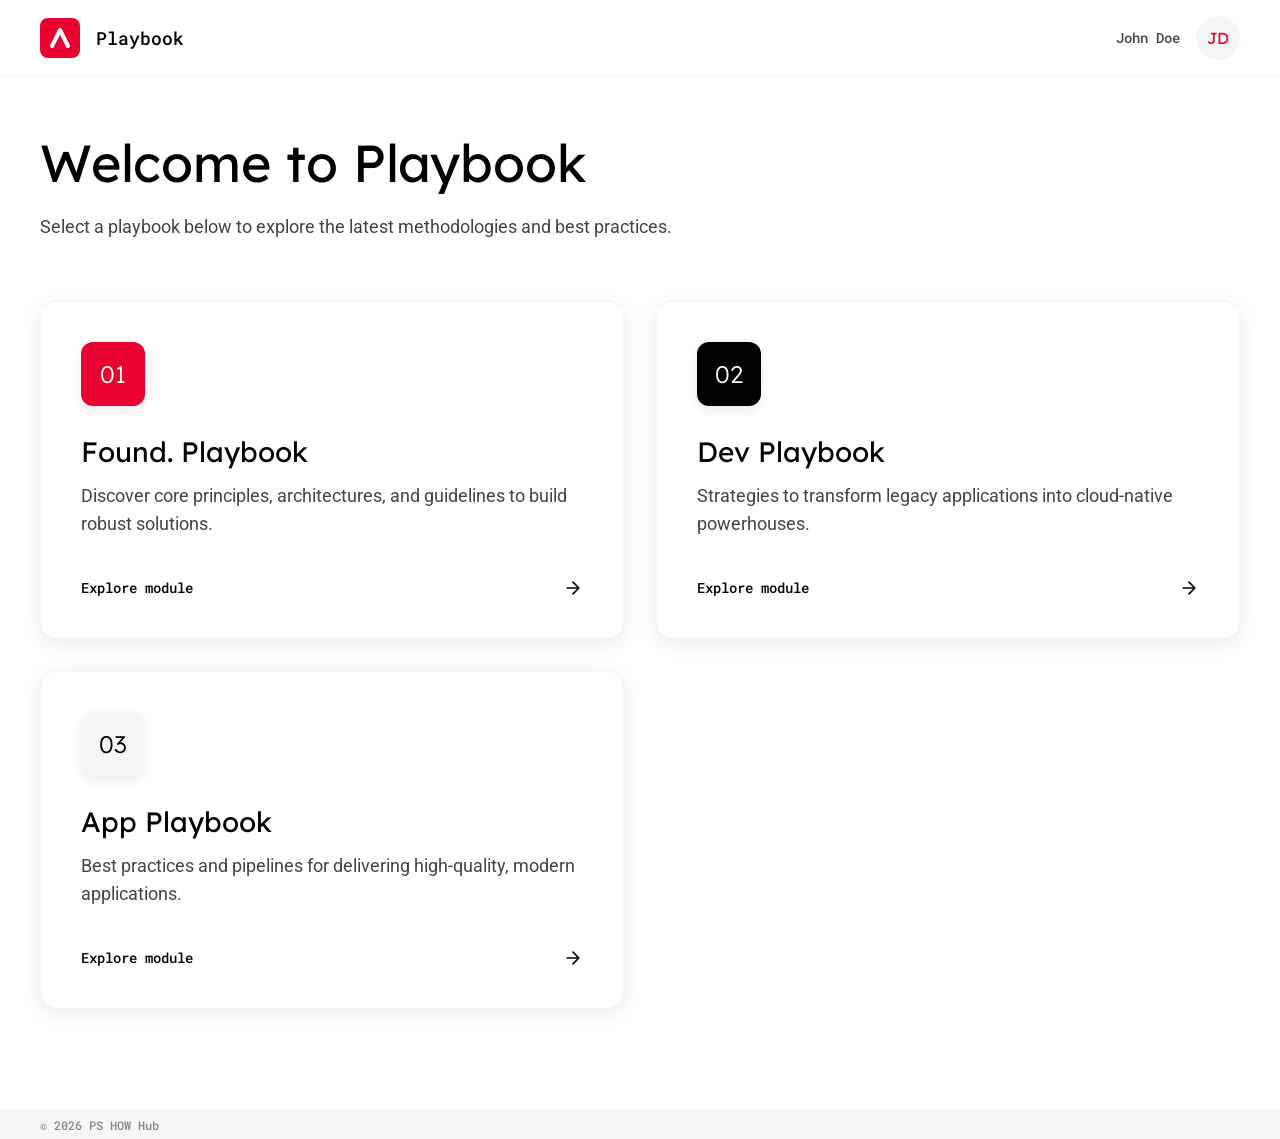
<file: index.html>
<!DOCTYPE html>
<html lang="en">
<head>
    <meta charset="UTF-8">
    <meta name="viewport" content="width=device-width, initial-scale=1.0">
    <title>Playbook • PS HOW Hub</title>
    <!-- Google Fonts -->
    <link rel="preconnect" href="https://fonts.googleapis.com">
    <link rel="preconnect" href="https://fonts.gstatic.com" crossorigin>
    <link href="https://fonts.googleapis.com/css2?family=Lexend+Deca:wght@300;400&family=Roboto+Mono:wght@500&family=Roboto:wght@400&display=swap" rel="stylesheet">
    <link rel="stylesheet" href="styles.css">
</head>
<body>

    <!-- Header Section -->
    <header class="app-header">
        <div class="header-container">
            <div class="logo-wrapper">
                <!-- SVG Logo placeholder using Radiant Red -->
                <svg width="40" height="40" viewBox="0 0 40 40" fill="none" xmlns="http://www.w3.org/2000/svg">
                    <rect width="40" height="40" rx="8" fill="#E90130"/>
                    <path d="M12 28L20 12L28 28" stroke="white" stroke-width="4" stroke-linecap="round" stroke-linejoin="round"/>
                </svg>
                <span class="label logo-text">Playbook</span>
            </div>
            
            <div class="profile-wrapper">
                <span class="label profile-name">John Doe</span>
                <div class="profile-icon">
                    <span>JD</span>
                </div>
            </div>
        </div>
    </header>

    <!-- Main Content Grid -->
    <main class="main-content">
        <section class="hero-section">
            <h1 class="h1">Welcome to Playbook</h1>
            <p class="body-text">Select a playbook below to explore the latest methodologies and best practices.</p>
        </section>

        <section class="cards-grid">
            <!-- Card 1 -->
            <a href="found-playbook.html" class="card-link" style="text-decoration: none; color: inherit; display: block;">
                <article class="playbook-card">
                    <div class="card-icon-wrapper">
                        <span class="card-icon" style="background-color: var(--color-primary); color: white;">01</span>
                    </div>
                    <div class="card-content">
                        <h3 class="h3">Found. Playbook</h3>
                        <p class="body-text">Discover core principles, architectures, and guidelines to build robust solutions.</p>
                    </div>
                    <div class="card-footer">
                        <span class="label">Explore module</span>
                        <svg width="20" height="20" viewBox="0 0 24 24" fill="none" xmlns="http://www.w3.org/2000/svg">
                            <path d="M5 12H19M19 12L12 5M19 12L12 19" stroke="currentColor" stroke-width="2" stroke-linecap="round" stroke-linejoin="round"/>
                        </svg>
                    </div>
                </article>
            </a>

            <!-- Card 2 -->
            <a href="dev-playbook.html" class="card-link" style="text-decoration: none; color: inherit; display: block;">
                <article class="playbook-card">
                    <div class="card-icon-wrapper">
                        <span class="card-icon" style="background-color: var(--color-black); color: white;">02</span>
                    </div>
                    <div class="card-content">
                        <h3 class="h3">Dev Playbook</h3>
                        <p class="body-text">Strategies to transform legacy applications into cloud-native powerhouses.</p>
                    </div>
                    <div class="card-footer">
                        <span class="label">Explore module</span>
                        <svg width="20" height="20" viewBox="0 0 24 24" fill="none" xmlns="http://www.w3.org/2000/svg">
                            <path d="M5 12H19M19 12L12 5M19 12L12 19" stroke="currentColor" stroke-width="2" stroke-linecap="round" stroke-linejoin="round"/>
                        </svg>
                    </div>
                </article>
            </a>

            <!-- Card 3 -->
            <a href="app-playbook.html" class="card-link" style="text-decoration: none; color: inherit; display: block;">
                <article class="playbook-card">
                    <div class="card-icon-wrapper">
                        <span class="card-icon" style="background-color: var(--color-gray); color: var(--color-black);">03</span>
                    </div>
                    <div class="card-content">
                        <h3 class="h3">App Playbook</h3>
                        <p class="body-text">Best practices and pipelines for delivering high-quality, modern applications.</p>
                    </div>
                    <div class="card-footer">
                        <span class="label">Explore module</span>
                        <svg width="20" height="20" viewBox="0 0 24 24" fill="none" xmlns="http://www.w3.org/2000/svg">
                            <path d="M5 12H19M19 12L12 5M19 12L12 19" stroke="currentColor" stroke-width="2" stroke-linecap="round" stroke-linejoin="round"/>
                        </svg>
                    </div>
                </article>
            </a>
        </section>
    </main>

    <!-- Footer Section -->
    <footer class="app-footer">
        <div class="footer-container">
            <span class="label">© 2026 PS HOW Hub</span>
        </div>
    </footer>

    <script src="app.js"></script>
</body>
</html>
</file>
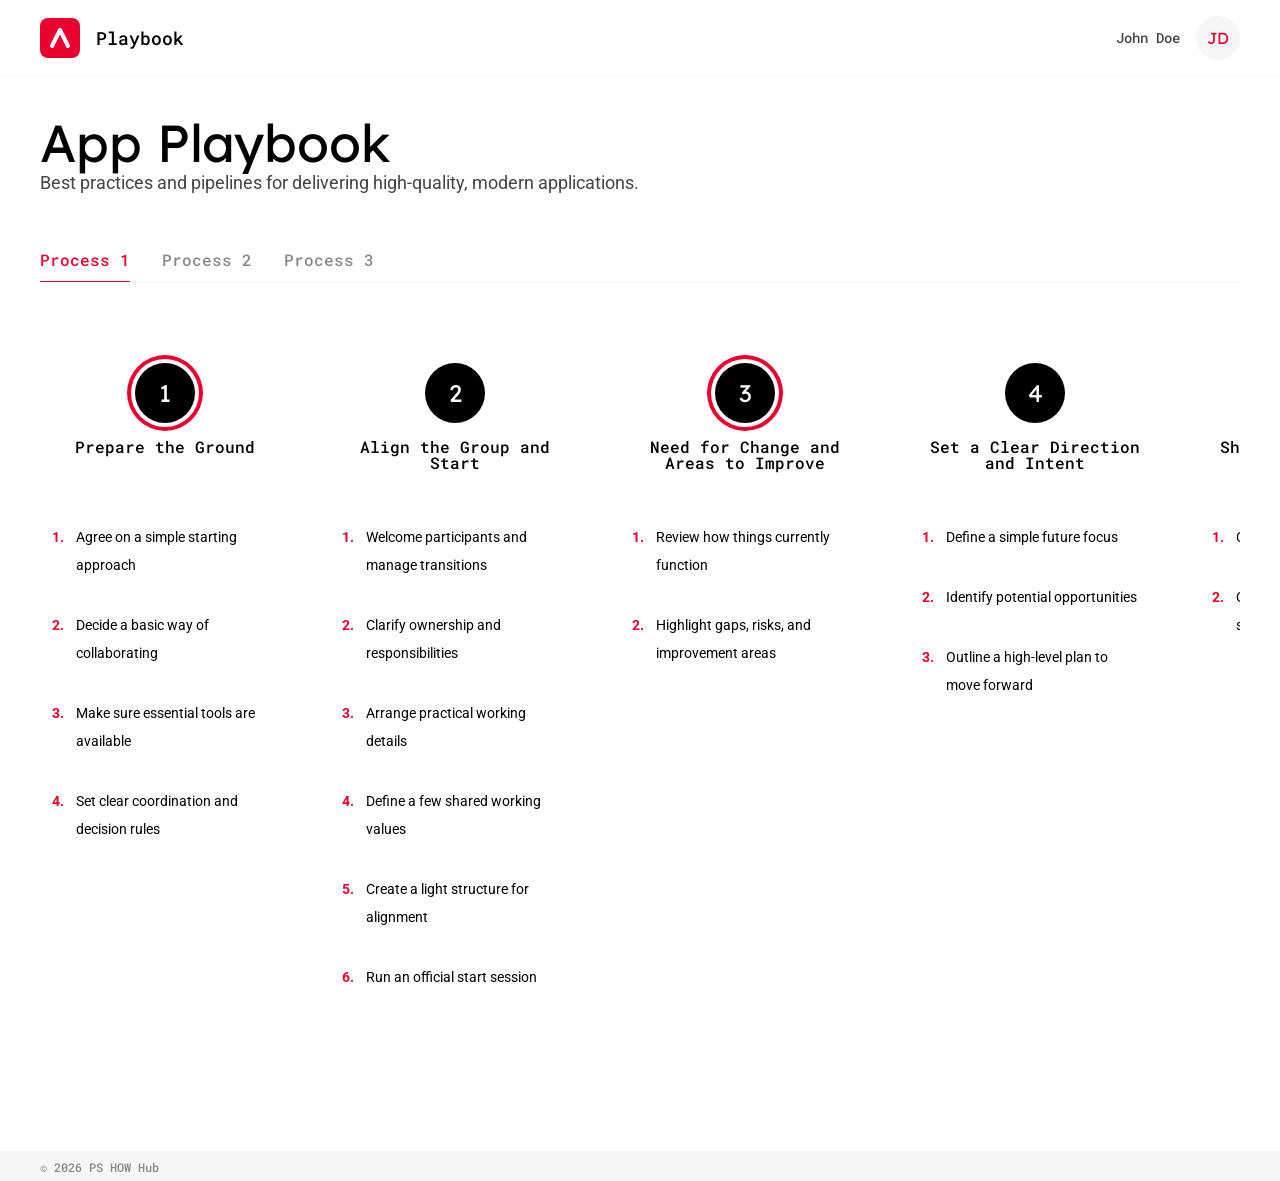
<file: app-playbook.html>
<!DOCTYPE html>
<html lang="en">
<head>
    <meta charset="UTF-8">
    <meta name="viewport" content="width=device-width, initial-scale=1.0">
    <title>App Playbook • PS HOW Hub</title>
    <link href="https://fonts.googleapis.com/css2?family=Lexend+Deca:wght@300;400&family=Roboto+Mono:wght@500&family=Roboto:wght@400&display=swap" rel="stylesheet">
    <link rel="stylesheet" href="styles.css?v=1.1">
</head>
<body class="interior-page">

    <!-- Header Section -->
    <header class="app-header">
        <div class="header-container">
            <a href="index.html" class="logo-wrapper" style="text-decoration: none;">
                <svg width="40" height="40" viewBox="0 0 40 40" fill="none" xmlns="http://www.w3.org/2000/svg">
                    <rect width="40" height="40" rx="8" fill="#E90130"/>
                    <path d="M12 28L20 12L28 28" stroke="white" stroke-width="4" stroke-linecap="round" stroke-linejoin="round"/>
                </svg>
                <span class="label logo-text">Playbook</span>
            </a>
            <div class="profile-wrapper">
                <span class="label profile-name">John Doe</span>
                <div class="profile-icon"><span>JD</span></div>
            </div>
        </div>
    </header>

    <main class="page-content">
        <!-- Page Hero -->
        <section class="page-hero">
            <h1 class="h1">App Playbook</h1>
            <p class="body-text">Best practices and pipelines for delivering high-quality, modern applications.</p>
        </section>

        <!-- Navigation Tabs -->
        <div class="tabs-container">
            <nav class="primary-tabs">
                <button class="tab-btn active" data-tab="process1">Process 1</button>
                <button class="tab-btn" data-tab="process2">Process 2</button>
                <button class="tab-btn" data-tab="process3">Process 3</button>
            </nav>
        </div>

        <!-- Content Area -->
        <div id="process1-content" class="tab-content active">
            <div class="diagram-container">
                <!-- Step 1 -->
                <div class="diagram-step">
                    <div class="step-circle hugged" data-modal="step1">1</div>
                    <span class="label step-label">Prepare the Ground</span>
                    <ol class="substep-list">
                        <li class="substep-item" data-modal="sub1_1">Agree on a simple starting approach</li>
                        <li class="substep-item" data-modal="sub1_2">Decide a basic way of collaborating</li>
                        <li class="substep-item" data-modal="sub1_3">Make sure essential tools are available</li>
                        <li class="substep-item" data-modal="sub1_4">Set clear coordination and decision rules</li>
                    </ol>
                </div>

                <!-- Step 2 -->
                <div class="diagram-step">
                    <div class="step-circle" data-modal="step2">2</div>
                    <span class="label step-label">Align the Group and Start</span>
                    <ol class="substep-list">
                        <li class="substep-item" data-modal="sub2_1">Welcome participants and manage transitions</li>
                        <li class="substep-item" data-modal="sub2_2">Clarify ownership and responsibilities</li>
                        <li class="substep-item" data-modal="sub2_3">Arrange practical working details</li>
                        <li class="substep-item" data-modal="sub2_4">Define a few shared working values</li>
                        <li class="substep-item" data-modal="sub2_5">Create a light structure for alignment</li>
                        <li class="substep-item" data-modal="sub2_6">Run an official start session</li>
                    </ol>
                </div>

                <!-- Step 3 -->
                <div class="diagram-step">
                    <div class="step-circle hugged" data-modal="step3">3</div>
                    <span class="label step-label">Need for Change and Areas to Improve</span>
                    <ol class="substep-list">
                        <li class="substep-item" data-modal="sub3_1">Review how things currently function</li>
                        <li class="substep-item" data-modal="sub3_2">Highlight gaps, risks, and improvement areas</li>
                    </ol>
                </div>

                <!-- Step 4 -->
                <div class="diagram-step">
                    <div class="step-circle" data-modal="step4">4</div>
                    <span class="label step-label">Set a Clear Direction and Intent</span>
                    <ol class="substep-list">
                        <li class="substep-item" data-modal="sub4_1">Define a simple future focus</li>
                        <li class="substep-item" data-modal="sub4_2">Identify potential opportunities</li>
                        <li class="substep-item" data-modal="sub4_3">Outline a high-level plan to move forward</li>
                    </ol>
                </div>

                <!-- Step 5 -->
                <div class="diagram-step">
                    <div class="step-circle hugged" data-modal="step5">5</div>
                    <span class="label step-label">Show the Path Forward</span>
                    <ol class="substep-list">
                        <li class="substep-item" data-modal="sub5_1">Compare and prioritize options</li>
                        <li class="substep-item" data-modal="sub5_2">Create a basic sequence of next steps</li>
                    </ol>
                </div>
            </div>
        </div>

        <div id="process2-content" class="tab-content" style="display: none;">
            <p class="body-text">Awaiting Process 2 design.</p>
        </div>

        <div id="process3-content" class="tab-content" style="display: none;">
            <p class="body-text">Awaiting Process 3 design.</p>
        </div>
    </main>

    <!-- Modal Structure -->
    <div id="info-modal" class="modal">
        <div class="modal-overlay" onclick="closeModal()"></div>
        <div class="modal-container">
            <button class="modal-close" onclick="closeModal()">
                <svg width="24" height="24" viewBox="0 0 24 24" fill="none" xmlns="http://www.w3.org/2000/svg">
                    <path d="M18 6L6 18M6 6L18 18" stroke="currentColor" stroke-width="2" stroke-linecap="round"/>
                </svg>
            </button>
            <div class="modal-content-area">
                <header class="modal-header">
                    <span class="label modal-category" id="modal-category">Phase Step</span>
                    <h2 class="h2" id="modal-title">Step Title</h2>
                </header>
                <div class="modal-body" id="modal-body">
                    <!-- Dynamic Content -->
                </div>
            </div>
        </div>
    </div>

    <footer class="app-footer">
        <div class="footer-container">
            <span class="label">© 2026 PS HOW Hub</span>
        </div>
    </footer>
    <script src="app.js?v=1.1"></script>
</body>
</html>
</file>
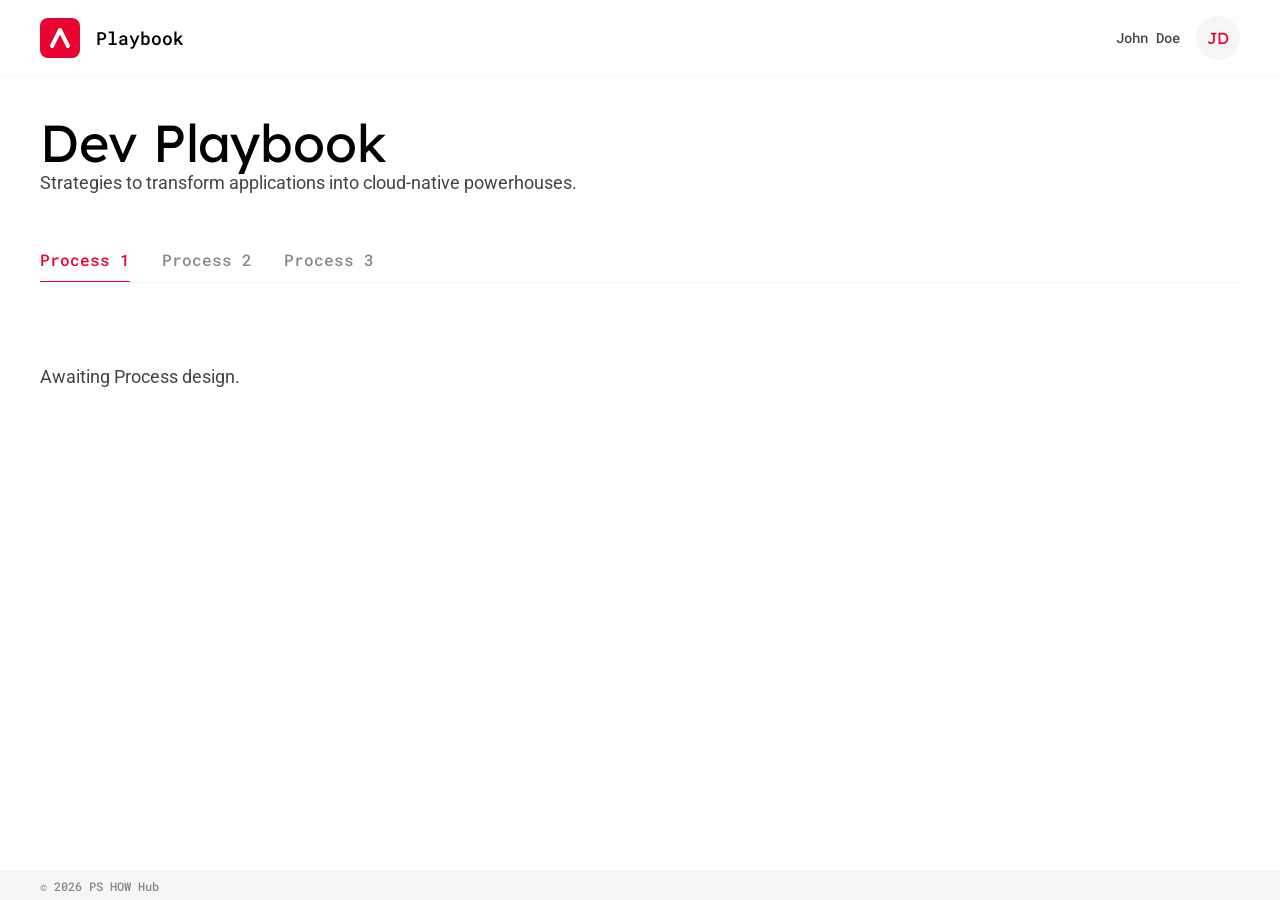
<file: dev-playbook.html>
<!DOCTYPE html>
<html lang="en">
<head>
    <meta charset="UTF-8">
    <meta name="viewport" content="width=device-width, initial-scale=1.0">
    <title>Dev Playbook • PS HOW Hub</title>
    <link href="https://fonts.googleapis.com/css2?family=Lexend+Deca:wght@300;400&family=Roboto+Mono:wght@500&family=Roboto:wght@400&display=swap" rel="stylesheet">
    <link rel="stylesheet" href="styles.css">
</head>
<body class="interior-page">

    <!-- Header Section -->
    <header class="app-header">
        <div class="header-container">
            <a href="index.html" class="logo-wrapper" style="text-decoration: none;">
                <svg width="40" height="40" viewBox="0 0 40 40" fill="none" xmlns="http://www.w3.org/2000/svg">
                    <rect width="40" height="40" rx="8" fill="#E90130"/>
                    <path d="M12 28L20 12L28 28" stroke="white" stroke-width="4" stroke-linecap="round" stroke-linejoin="round"/>
                </svg>
                <span class="label logo-text">Playbook</span>
            </a>
            <div class="profile-wrapper">
                <span class="label profile-name">John Doe</span>
                <div class="profile-icon"><span>JD</span></div>
            </div>
        </div>
    </header>

    <main class="page-content">
        <!-- Page Hero -->
        <section class="page-hero">
            <h1 class="h1">Dev Playbook</h1>
            <p class="body-text">Strategies to transform applications into cloud-native powerhouses.</p>
        </section>

        <!-- Navigation Tabs -->
        <div class="tabs-container">
            <nav class="primary-tabs">
                <button class="tab-btn active" data-tab="process1">Process 1</button>
                <button class="tab-btn" data-tab="process2">Process 2</button>
                <button class="tab-btn" data-tab="process3">Process 3</button>
            </nav>
        </div>

        <!-- Content Area -->
        <div class="content-panel" style="padding-top: 40px;">
            <p class="body-text">Awaiting Process design.</p>
        </div>
    </main>

    <footer class="app-footer">
        <div class="footer-container">
            <span class="label">© 2026 PS HOW Hub</span>
        </div>
    </footer>
    <script src="app.js"></script>
</body>
</html>
</file>
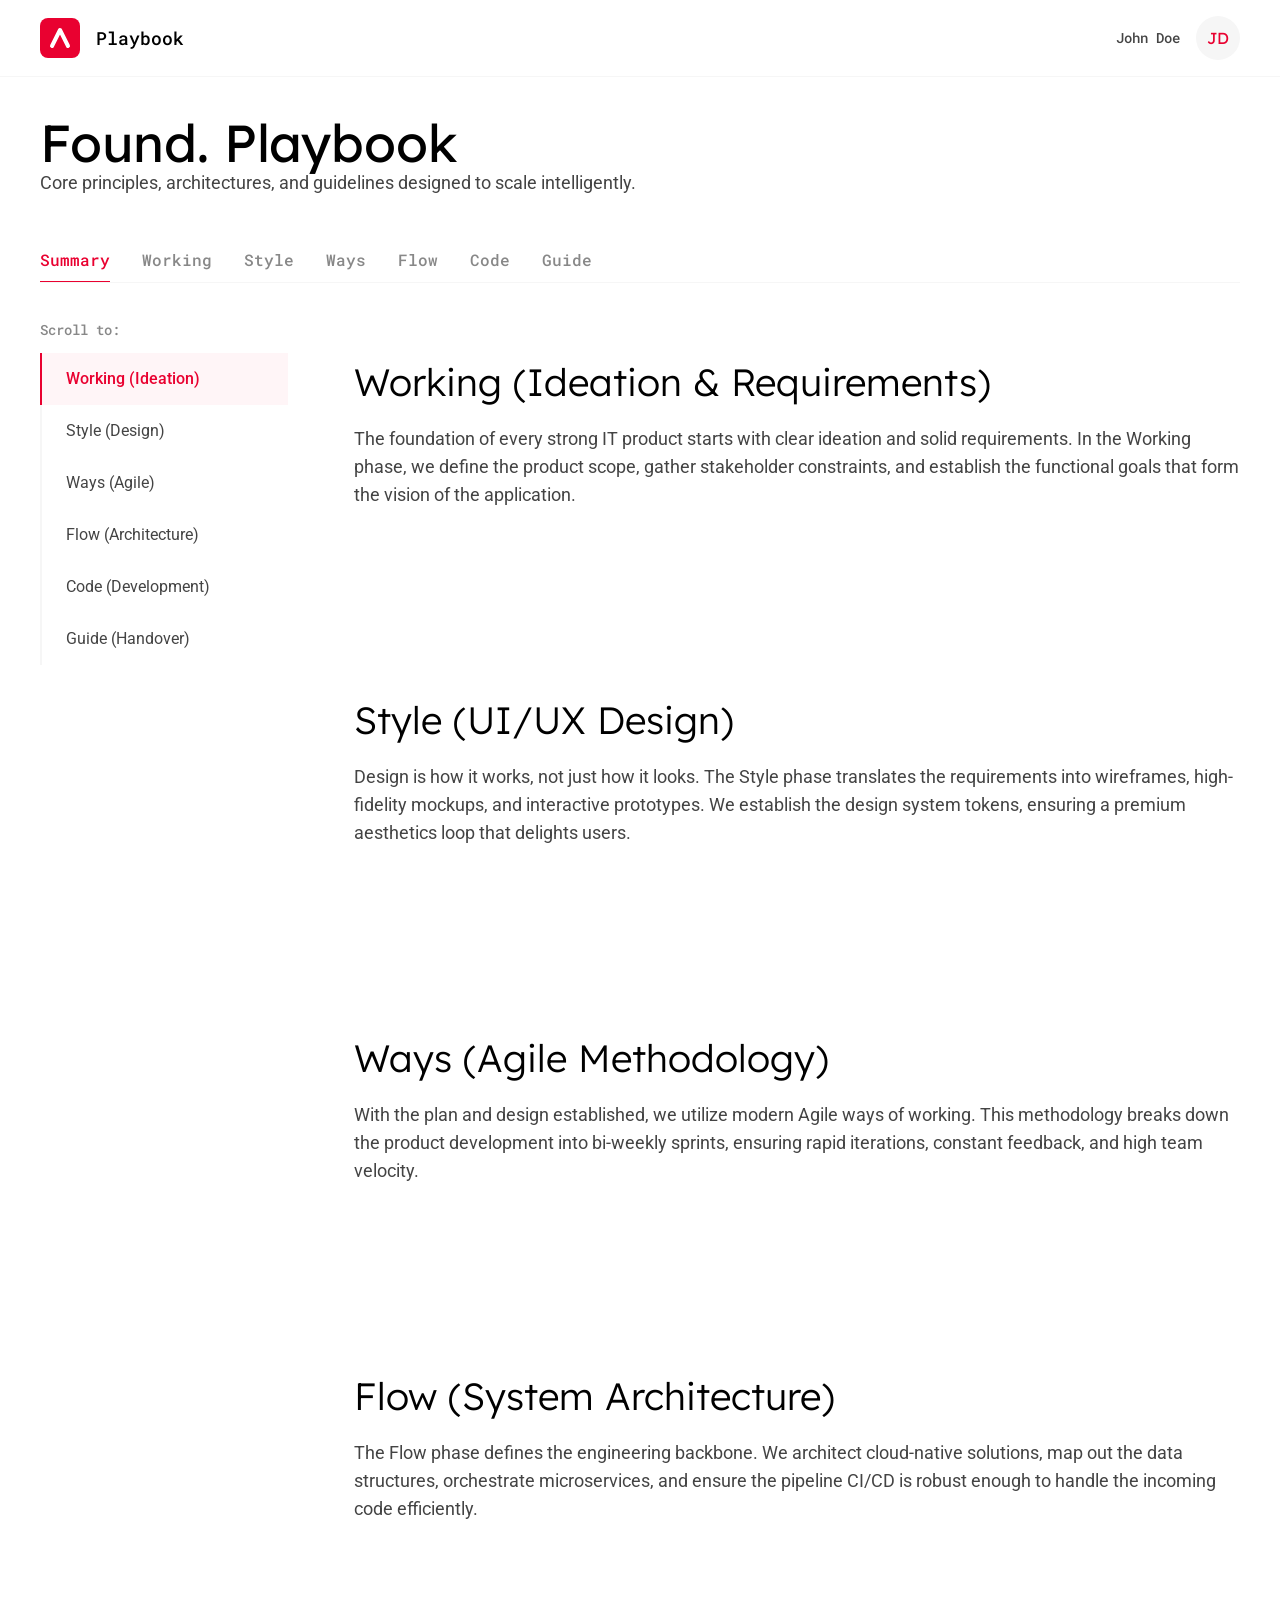
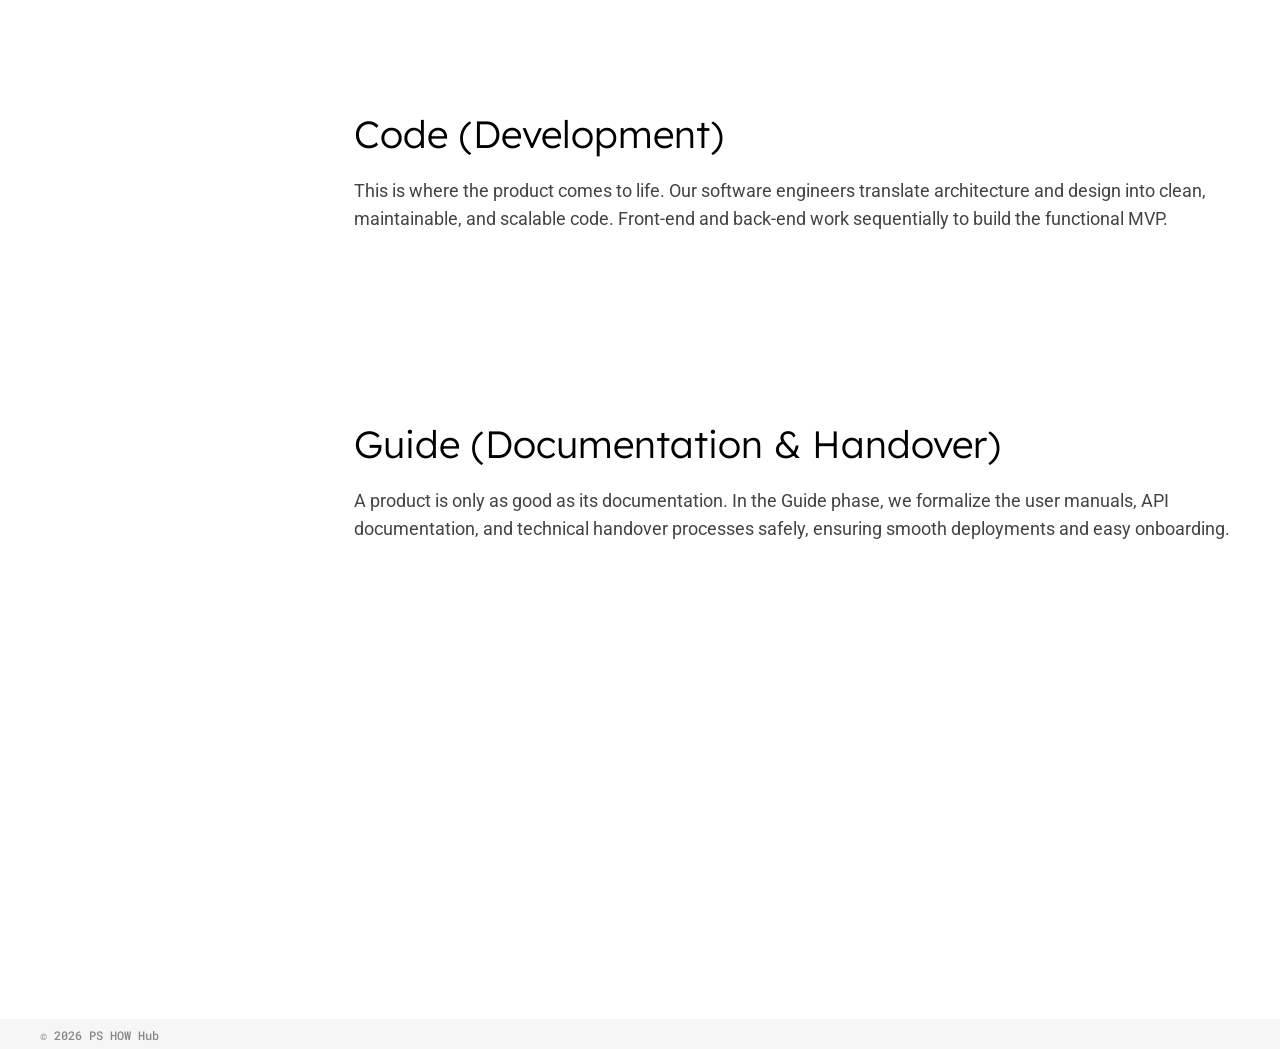
<file: found-playbook.html>
<!DOCTYPE html>
<html lang="en">
<head>
    <meta charset="UTF-8">
    <meta name="viewport" content="width=device-width, initial-scale=1.0">
    <title>Foundations Playbook • PS HOW Hub</title>
    <link href="https://fonts.googleapis.com/css2?family=Lexend+Deca:wght@300;400&family=Roboto+Mono:wght@500&family=Roboto:wght@400&display=swap" rel="stylesheet">
    <link rel="stylesheet" href="styles.css">
</head>
<body class="interior-page">

    <!-- Header Section -->
    <header class="app-header">
        <div class="header-container">
            <a href="index.html" class="logo-wrapper" style="text-decoration: none;">
                <svg width="40" height="40" viewBox="0 0 40 40" fill="none" xmlns="http://www.w3.org/2000/svg">
                    <rect width="40" height="40" rx="8" fill="#E90130"/>
                    <path d="M12 28L20 12L28 28" stroke="white" stroke-width="4" stroke-linecap="round" stroke-linejoin="round"/>
                </svg>
                <span class="label logo-text">Playbook</span>
            </a>
            <div class="profile-wrapper">
                <span class="label profile-name">John Doe</span>
                <div class="profile-icon"><span>JD</span></div>
            </div>
        </div>
    </header>

    <main class="page-content">
        <!-- Page Hero -->
        <section class="page-hero">
            <h1 class="h1">Found. Playbook</h1>
            <p class="body-text">Core principles, architectures, and guidelines designed to scale intelligently.</p>
        </section>

        <!-- Navigation Tabs -->
        <div class="tabs-container">
            <nav class="primary-tabs">
                <button class="tab-btn active" data-tab="summary">Summary</button>
                <button class="tab-btn" data-tab="working">Working</button>
                <button class="tab-btn" data-tab="style">Style</button>
                <button class="tab-btn" data-tab="ways">Ways</button>
                <button class="tab-btn" data-tab="flow">Flow</button>
                <button class="tab-btn" data-tab="code">Code</button>
                <button class="tab-btn" data-tab="guide">Guide</button>
            </nav>
            
            <nav class="secondary-tabs" style="display: none;">
                <button class="sub-tab-btn active" data-subtab="overview">Overview</button>
                <button class="sub-tab-btn" data-subtab="process">Process</button>
            </nav>
        </div>

        <div id="overview-wrapper">
            <!-- SUMMARY TAB -->
            <div id="content-summary" class="tab-pane split-layout" style="display: flex;">
                <aside class="sidebar-nav">
                    <span class="label sidebar-title">Scroll to:</span>
                    <ul class="scroll-menu">
                        <li><a href="#sum-working" class="scroll-link active">Working (Ideation)</a></li>
                        <li><a href="#sum-style" class="scroll-link">Style (Design)</a></li>
                        <li><a href="#sum-ways" class="scroll-link">Ways (Agile)</a></li>
                        <li><a href="#sum-flow" class="scroll-link">Flow (Architecture)</a></li>
                        <li><a href="#sum-code" class="scroll-link">Code (Development)</a></li>
                        <li><a href="#sum-guide" class="scroll-link">Guide (Handover)</a></li>
                    </ul>
                </aside>
                <div class="content-panel">
                    <section id="sum-working" class="content-section">
                        <h2 class="h2">Working (Ideation & Requirements)</h2>
                        <p class="body-text">The foundation of every strong IT product starts with clear ideation and solid requirements. In the Working phase, we define the product scope, gather stakeholder constraints, and establish the functional goals that form the vision of the application.</p>
                        <br><br><br><br>
                    </section>
                    <section id="sum-style" class="content-section">
                        <h2 class="h2">Style (UI/UX Design)</h2>
                        <p class="body-text">Design is how it works, not just how it looks. The Style phase translates the requirements into wireframes, high-fidelity mockups, and interactive prototypes. We establish the design system tokens, ensuring a premium aesthetics loop that delights users.</p>
                        <br><br><br><br>
                    </section>
                    <section id="sum-ways" class="content-section">
                        <h2 class="h2">Ways (Agile Methodology)</h2>
                        <p class="body-text">With the plan and design established, we utilize modern Agile ways of working. This methodology breaks down the product development into bi-weekly sprints, ensuring rapid iterations, constant feedback, and high team velocity.</p>
                        <br><br><br><br>
                    </section>
                    <section id="sum-flow" class="content-section">
                        <h2 class="h2">Flow (System Architecture)</h2>
                        <p class="body-text">The Flow phase defines the engineering backbone. We architect cloud-native solutions, map out the data structures, orchestrate microservices, and ensure the pipeline CI/CD is robust enough to handle the incoming code efficiently.</p>
                        <br><br><br><br>
                    </section>
                    <section id="sum-code" class="content-section">
                        <h2 class="h2">Code (Development)</h2>
                        <p class="body-text">This is where the product comes to life. Our software engineers translate architecture and design into clean, maintainable, and scalable code. Front-end and back-end work sequentially to build the functional MVP.</p>
                        <br><br><br><br>
                    </section>
                    <section id="sum-guide" class="content-section">
                        <h2 class="h2">Guide (Documentation & Handover)</h2>
                        <p class="body-text">A product is only as good as its documentation. In the Guide phase, we formalize the user manuals, API documentation, and technical handover processes safely, ensuring smooth deployments and easy onboarding.</p>
                        <br><br><br><br><br><br><br><br><br><br><br><br>
                    </section>
                </div>
            </div>

            <!-- WORKING TAB -->
            <div id="content-working" class="tab-pane split-layout" style="display: none;">
                <aside class="sidebar-nav">
                    <span class="label sidebar-title">Scroll to:</span>
                    <ul class="scroll-menu">
                        <li><a href="#work-def" class="scroll-link active">What is Working?</a></li>
                        <li><a href="#work-how" class="scroll-link">How we work</a></li>
                        <li><a href="#work-setup" class="scroll-link">Environment Setup</a></li>
                    </ul>
                </aside>
                <div class="content-panel">
                    <section id="work-def" class="content-section">
                        <h2 class="h2">What is Working?</h2>
                        <p class="body-text">The Working Definition involves explicitly outlining what constitutes a successful sprint. It defines the 'Definition of Done', outlining that all features must be tested, documented, and approved before merge.</p>
                        <br><br><br><br><br><br>
                    </section>
                    <section id="work-how" class="content-section">
                        <h2 class="h2">How we work</h2>
                        <img src="images/working_ideation.png" alt="Working Ideation" style="width:100%; max-width:800px; border-radius:16px; margin-bottom:32px; box-shadow: 0 12px 32px var(--color-shadow);">
                        <p class="body-text">We strictly utilize asynchronous communication for general updates, while reserving synchronous meetings for complex problem-solving. This ensures that every individual can experience deep work without facing persistent interruptions. Every piece of work must be tracked transparently on our Agile boards, which serve as the single source of truth for all ongoing developments.</p>
                        <br><br>
                        <p class="body-text">Brainstorming sessions are conducted using digital whiteboards, prioritizing visual thinking over endless text. Ideas are clustered, prioritized by business value, and immediately translated into actionable tickets with explicit acceptance criteria.</p>
                        <br><br><br><br><br><br>
                    </section>
                    <section id="work-setup" class="content-section">
                        <h2 class="h2">Environment Setup</h2>
                        <p class="body-text">Before starting any code, establishing your local dev environment via Docker and linking your ticketing platform is mandatory. Follow the central Wiki for exact command steps.</p>
                        <br><br><br><br><br><br><br><br><br><br><br><br>
                    </section>
                </div>
            </div>

            <!-- STYLE TAB -->
            <div id="content-style" class="tab-pane split-layout" style="display: none;">
                <aside class="sidebar-nav">
                    <span class="label sidebar-title">Scroll to:</span>
                    <ul class="scroll-menu">
                        <li><a href="#style-def" class="scroll-link active">Style Definition</a></li>
                        <li><a href="#style-create" class="scroll-link">Creating our Style</a></li>
                        <li><a href="#style-tokens" class="scroll-link">Design Tokens</a></li>
                    </ul>
                </aside>
                <div class="content-panel">
                    <section id="style-def" class="content-section">
                        <h2 class="h2">Style Definition</h2>
                        <p class="body-text">Our style embraces minimalism, high contrast, and dynamic micro-animations. We prioritize readability with Lexend Deca and Roboto fonts, coupled with our Radiant Red accent color.</p>
                        <br><br><br><br><br><br>
                    </section>
                    <section id="style-create" class="content-section">
                        <h2 class="h2">Creating our Style</h2>
                        <img src="images/style_design.png" alt="Design System Interface" style="width:100%; max-width:800px; border-radius:16px; margin-bottom:32px; box-shadow: 0 12px 32px var(--color-shadow);">
                        <p class="body-text">UI Kits are maintained centrally on Figma. Any new component must first be proposed as a variant in our generic library and reviewed by the lead designer before coding begins. We treat our UI kit as a product itself, version-controlling every structural change.</p>
                        <br><br>
                        <p class="body-text">Designers work hand-in-hand with front-end engineers to ensure perfectly feasible implementation. We avoid custom CSS wherever possible, relying strictly on our pre-defined modular component pieces, which guarantees absolute visual consistency across the entire portfolio of products.</p>
                        <br><br><br><br><br><br>
                    </section>
                    <section id="style-tokens" class="content-section">
                        <h2 class="h2">Design Tokens</h2>
                        <p class="body-text">All colors, spacing, and typography scales are exported as raw JSON tokens from Figma, which are then converted directly into CSS variables inside our global styles.</p>
                        <br><br><br><br><br><br><br><br><br><br><br><br>
                    </section>
                </div>
            </div>

            <!-- WAYS TAB -->
            <div id="content-ways" class="tab-pane split-layout" style="display: none;">
                <aside class="sidebar-nav">
                    <span class="label sidebar-title">Scroll to:</span>
                    <ul class="scroll-menu">
                        <li><a href="#ways-agile" class="scroll-link active">Agile Framework</a></li>
                        <li><a href="#ways-sprint" class="scroll-link">Sprint Planning</a></li>
                        <li><a href="#ways-retro" class="scroll-link">Retrospectives</a></li>
                    </ul>
                </aside>
                <div class="content-panel">
                    <section id="ways-agile" class="content-section">
                        <h2 class="h2">Agile Framework</h2>
                        <p class="body-text">We strictly follow an adapted Scrum framework. Deliverables are sliced into the smallest viable functional chunks to avoid massive delayed pull requests.</p>
                        <br><br><br><br><br><br>
                    </section>
                    <section id="ways-sprint" class="content-section">
                        <h2 class="h2">Sprint Planning</h2>
                        <p class="body-text">Sprints run on 2-week cycles. Plannings occur on Monday mornings where story points are assigned collectively via asynchronous planning poker.</p>
                        <br><br><br><br><br><br>
                    </section>
                    <section id="ways-retro" class="content-section">
                        <h2 class="h2">Retrospectives</h2>
                        <p class="body-text">The most crucial meeting of the sprint. We honestly evaluate what went well and what bottlenecks occurred, aiming to incrementally improve velocity.</p>
                        <br><br><br><br><br><br><br><br><br><br><br><br>
                    </section>
                </div>
            </div>

            <!-- FLOW TAB -->
            <div id="content-flow" class="tab-pane split-layout" style="display: none;">
                <aside class="sidebar-nav">
                    <span class="label sidebar-title">Scroll to:</span>
                    <ul class="scroll-menu">
                        <li><a href="#flow-arch" class="scroll-link active">Architecture Diagrams</a></li>
                        <li><a href="#flow-micro" class="scroll-link">Microservices</a></li>
                        <li><a href="#flow-cicd" class="scroll-link">CI/CD Flow</a></li>
                    </ul>
                </aside>
                <div class="content-panel">
                    <section id="flow-arch" class="content-section">
                        <h2 class="h2">Architecture Diagrams</h2>
                        <img src="images/flow_architecture.png" alt="Architecture Flow" style="width:100%; max-width:800px; border-radius:16px; margin-bottom:32px; box-shadow: 0 12px 32px var(--color-shadow);">
                        <p class="body-text">Before a single line of code is written, a C4 Model diagram must be approved representing the Context, Container, and Component levels. This abstract map ensures that all microservices scale efficiently and decoupled from immediate failure zones.</p>
                        <br><br>
                        <p class="body-text">We utilize glowing-red highlight notations in our specs to designate critical high-traffic nodes. Data flows must strictly follow unidirectional patterns, heavily caching static endpoints via Edge CDNs to maintain ultra-fast global latency.</p>
                        <br><br><br><br><br><br>
                    </section>
                    <section id="flow-micro" class="content-section">
                        <h2 class="h2">Microservices</h2>
                        <p class="body-text">Applications are broken down into domain-driven microservices. Each service owns its database and communicates strictly via versioned GraphQL or REST APIs.</p>
                        <br><br><br><br><br><br>
                    </section>
                    <section id="flow-cicd" class="content-section">
                        <h2 class="h2">CI/CD Flow</h2>
                        <p class="body-text">Code pushed to main triggers automated testing, building, and deployment to the staging environment. Production toggles require manual sign-off.</p>
                        <br><br><br><br><br><br><br><br><br><br><br><br>
                    </section>
                </div>
            </div>

            <!-- CODE TAB -->
            <div id="content-code" class="tab-pane split-layout" style="display: none;">
                <aside class="sidebar-nav">
                    <span class="label sidebar-title">Scroll to:</span>
                    <ul class="scroll-menu">
                        <li><a href="#code-standards" class="scroll-link active">Linting & Standards</a></li>
                        <li><a href="#code-patterns" class="scroll-link">Design Patterns</a></li>
                        <li><a href="#code-review" class="scroll-link">Review Protocol</a></li>
                    </ul>
                </aside>
                <div class="content-panel">
                    <section id="code-standards" class="content-section">
                        <h2 class="h2">Linting & Standards</h2>
                        <img src="images/code_development.png" alt="Code Development" style="width:100%; max-width:800px; border-radius:16px; margin-bottom:32px; box-shadow: 0 12px 32px var(--color-shadow);">
                        <p class="body-text">All repositories incorporate Prettier and strict ESLint rules on pre-commit hooks. Code that fails static analysis simply cannot be committed. Our automated pipelines block any merge requests that drop test coverage below the 90% threshold.</p>
                        <br><br>
                        <p class="body-text">For modern frontend workflows, we enforce heavily typed TypeScript objects and functional components. Floating terminal instances within IDEs are configured locally to immediately ping the CI servers, allowing developers to see build-status overlays in real time.</p>
                        <br><br><br><br><br><br>
                    </section>
                    <section id="code-patterns" class="content-section">
                        <h2 class="h2">Design Patterns</h2>
                        <p class="body-text">We heavily employ composable architectures and dependency injection to ensure our code remains highly testable and loosely coupled.</p>
                        <br><br><br><br><br><br>
                    </section>
                    <section id="code-review" class="content-section">
                        <h2 class="h2">Review Protocol</h2>
                        <p class="body-text">Every PR requires at least two approvals. The focus should be on business logic accuracy and architectural consistency rather than syntax formatting.</p>
                        <br><br><br><br><br><br><br><br><br><br><br><br>
                    </section>
                </div>
            </div>

            <!-- GUIDE TAB -->
            <div id="content-guide" class="tab-pane split-layout" style="display: none;">
                <aside class="sidebar-nav">
                    <span class="label sidebar-title">Scroll to:</span>
                    <ul class="scroll-menu">
                        <li><a href="#guide-handover" class="scroll-link active">Tech Handover</a></li>
                        <li><a href="#guide-manuals" class="scroll-link">User Manuals</a></li>
                        <li><a href="#guide-api" class="scroll-link">API Docs</a></li>
                    </ul>
                </aside>
                <div class="content-panel">
                    <section id="guide-handover" class="content-section">
                        <h2 class="h2">Tech Handover</h2>
                        <p class="body-text">The transition from Dev to Ops requires a structured runbook detailing failure states, alerting mechanisms, and emergency rollback procedures.</p>
                        <br><br><br><br><br><br>
                    </section>
                    <section id="guide-manuals" class="content-section">
                        <h2 class="h2">User Manuals</h2>
                        <p class="body-text">Non-technical stakeholder documentation is maintained in plain language. We utilize annotated videos and step-by-step guides.</p>
                        <br><br><br><br><br><br>
                    </section>
                    <section id="guide-api" class="content-section">
                        <h2 class="h2">API Docs</h2>
                        <p class="body-text">All internal and external APIs are self-documenting via Swagger/OpenAPI. Deprecation notices must be issued 3 months in advance.</p>
                        <br><br><br><br><br><br><br><br><br><br><br><br>
                    </section>
                </div>
            </div>
        </div>

        <!-- Process Layout (Hidden by default) -->
        <div id="process-content" class="content-panel" style="display: none; padding-top: 40px;">
            <p class="body-text">Awaiting Process design.</p>
        </div>
    </main>

    <!-- Footer Section -->
    <footer class="app-footer">
        <div class="footer-container">
            <span class="label">© 2026 PS HOW Hub</span>
        </div>
    </footer>

    <script src="app.js"></script>
</body>
</html>
</file>
<file: styles.css>
/* 
  Design System Guidelines
  Colors: Radiant Red, White, Black, Light grey
*/
:root {
  /* Colors */
  --color-primary: #E90130;  /* Radiant Red */
  --color-white: #FFFFFF;    /* White */
  --color-black: #000000;    /* Black */
  --color-gray: #F6F6F6;     /* Light grey */
  
  /* Additional Functional Colors */
  --color-text-body: #444444; 
  --color-card-border: rgba(0, 0, 0, 0.05);
  --color-shadow: rgba(0, 0, 0, 0.08);
  --color-shadow-hover: rgba(233, 1, 48, 0.15); /* Radiant Red tint shadow */
}

/* Reset */
* {
  margin: 0;
  padding: 0;
  box-sizing: border-box;
}

html {
  overflow-y: scroll;
}

body {
  font-family: 'Roboto', sans-serif;
  font-weight: 400;
  font-size: 18px;
  line-height: 28px;
  letter-spacing: 0px;
  color: var(--color-black);
  background-color: var(--color-white);
  
  display: flex;
  flex-direction: column;
  min-height: 100vh;
}

/* Typography Utility Classes */
.h1 {
  font-family: 'Lexend Deca', sans-serif;
  font-weight: 400;
  font-size: 52px;
  line-height: 100%;
  letter-spacing: 0px;
}

.h2 {
  font-family: 'Lexend Deca', sans-serif;
  font-weight: 300;
  font-size: 38px;
  line-height: 100%;
  letter-spacing: 0px;
}

.h3 {
  font-family: 'Lexend Deca', sans-serif;
  font-weight: 400;
  font-size: 28px;
  line-height: 100%;
  letter-spacing: 0px;
}

.body-text {
  font-family: 'Roboto', sans-serif;
  font-weight: 400;
  font-size: 18px;
  line-height: 28px;
  letter-spacing: 0px;
  color: var(--color-text-body);
}

.label {
  font-family: 'Roboto Mono', monospace;
  font-weight: 500;
  font-size: 14px;
  line-height: 100%;
  letter-spacing: 0px;
}

/* -----------------------------
   Header
----------------------------- */
.app-header {
  position: sticky;
  top: 0;
  background-color: rgba(255, 255, 255, 0.9);
  backdrop-filter: blur(12px);
  -webkit-backdrop-filter: blur(12px);
  border-bottom: 1px solid var(--color-gray);
  z-index: 100;
  padding: 16px 0;
}

.header-container {
  max-width: 1400px;
  margin: 0 auto;
  padding: 0 40px;
  display: flex;
  justify-content: space-between;
  align-items: center;
}

.logo-wrapper {
  display: flex;
  align-items: center;
  gap: 16px;
  cursor: pointer;
  transition: transform 0.2s ease;
}

.logo-wrapper:hover {
  transform: scale(1.02);
}

.logo-text {
  font-size: 18px; /* Slightly larger for brand feel */
  color: var(--color-black);
}

.profile-wrapper {
  display: flex;
  align-items: center;
  gap: 16px;
  cursor: pointer;
}

.profile-name {
  color: var(--color-text-body);
}

.profile-icon {
  width: 44px;
  height: 44px;
  border-radius: 50%;
  background-color: var(--color-gray);
  color: var(--color-primary);
  display: flex;
  align-items: center;
  justify-content: center;
  font-family: 'Lexend Deca', sans-serif;
  font-weight: 400;
  font-size: 16px;
  transition: all 0.3s ease;
  border: 2px solid transparent;
}

.profile-wrapper:hover .profile-icon {
  border-color: var(--color-primary);
  background-color: var(--color-white);
}

/* -----------------------------
   Main Layout
----------------------------- */
.main-content {
  flex: 1; /* Pushes footer down */
  max-width: 1400px;
  margin: 0 auto;
  padding: 60px 40px 100px;
  width: 100%;
  display: flex;
  flex-direction: column;
  gap: 60px;
}

.hero-section {
  max-width: 800px;
}

.hero-section .h1 {
  margin-bottom: 24px;
  color: var(--color-black);
}

/* -----------------------------
   Cards Grid
----------------------------- */
.cards-grid {
  display: grid;
  grid-template-columns: repeat(auto-fill, minmax(380px, 1fr));
  gap: 32px;
}

.playbook-card {
  background: var(--color-white);
  border: 1px solid var(--color-card-border);
  border-radius: 16px;
  padding: 40px;
  display: flex;
  flex-direction: column;
  position: relative;
  overflow: hidden;
  transition: all 0.4s cubic-bezier(0.165, 0.84, 0.44, 1);
  box-shadow: 0 4px 24px var(--color-shadow);
  cursor: pointer;
  z-index: 1;
  height: 100%;
}

.card-link {
  display: block;
  height: 100%;
}

/* Subtle border highlight on hover using psuedo element */
.playbook-card::before {
  content: "";
  position: absolute;
  top: 0;
  left: 0;
  right: 0;
  height: 4px;
  background-color: var(--color-primary);
  transform: scaleX(0);
  transform-origin: left;
  transition: transform 0.4s cubic-bezier(0.165, 0.84, 0.44, 1);
}

.playbook-card:hover {
  transform: translateY(-8px);
  box-shadow: 0 20px 40px var(--color-shadow-hover);
  border-color: transparent;
}

.playbook-card:hover::before {
  transform: scaleX(1);
}

.card-icon-wrapper {
  margin-bottom: 32px;
}

.card-icon {
  display: inline-flex;
  width: 64px;
  height: 64px;
  border-radius: 12px;
  align-items: center;
  justify-content: center;
  font-family: 'Lexend Deca', sans-serif;
  font-weight: 300;
  font-size: 24px;
  box-shadow: 0 4px 12px var(--color-shadow);
}

.card-content {
  flex: 1;
}

.card-content .h3 {
  margin-bottom: 16px;
  color: var(--color-black);
}

/* Specific styling for the third card title if needed or keep uniform */

.card-footer {
  margin-top: 40px;
  display: flex;
  align-items: center;
  justify-content: space-between;
  color: var(--color-black);
  transition: color 0.3s ease;
}

.playbook-card:hover .card-footer {
  color: var(--color-primary);
}

.card-footer svg {
  transition: transform 0.3s ease;
}

.playbook-card:hover .card-footer svg {
  transform: translateX(4px);
}

/* -----------------------------
   Footer
----------------------------- */
.app-footer {
  height: 30px; /* STRICT 30px HEIGHT AS REQUESTED */
  background-color: var(--color-gray);
  display: flex;
  align-items: center;
}

.footer-container {
  max-width: 1400px;
  margin: 0 auto;
  padding: 0 40px;
  width: 100%;
}

.app-footer .label {
  color: #888888;
  font-size: 12px; /* Smaller to fit gracefully in 30px */
}

/* -----------------------------
   Responsive Design
----------------------------- */
@media (max-width: 768px) {
  .header-container, .main-content, .footer-container {
    padding-left: 20px;
    padding-right: 20px;
  }
  
  .h1 {
    font-size: 40px;
  }
  
  .profile-name {
    display: none; /* Hide name on mobile for space */
  }
  
  .cards-grid {
    grid-template-columns: 1fr;
  }
}

/* -----------------------------
   Playbook Interior Pages
----------------------------- */
.page-content {
  flex: 1;
  max-width: 1400px;
  margin: 0 auto;
  padding: 40px 40px 100px;
  width: 100%;
  display: flex;
  flex-direction: column;
}

.page-hero {
  margin-bottom: 40px;
}

/* Tabs */
.tabs-container {
  margin-bottom: 40px;
  border-bottom: 1px solid var(--color-gray);
}

.primary-tabs, .secondary-tabs {
  display: flex;
  gap: 32px;
  overflow-x: auto;
  scrollbar-width: none; /* Firefox */
}

.primary-tabs::-webkit-scrollbar, .secondary-tabs::-webkit-scrollbar {
  display: none; /* Chrome/Safari */
}

.secondary-tabs {
  padding-top: 16px;
  gap: 24px;
}

.tab-btn, .sub-tab-btn {
  background: none;
  border: none;
  padding: 12px 0;
  cursor: pointer;
  font-family: 'Roboto Mono', monospace;
  font-size: 16px;
  font-weight: 500;
  color: #888888;
  position: relative;
  transition: color 0.3s ease;
  white-space: nowrap;
}

.sub-tab-btn {
  font-size: 14px;
}

.tab-btn:hover, .sub-tab-btn:hover {
  color: var(--color-black);
}

.tab-btn.active, .sub-tab-btn.active {
  color: var(--color-primary);
}

.tab-btn::after, .sub-tab-btn::after {
  content: '';
  position: absolute;
  bottom: -1px;
  left: 0;
  width: 100%;
  height: 2px;
  background-color: var(--color-primary);
  transform: scaleX(0);
  transition: transform 0.3s ease;
  transform-origin: left;
}

.tab-btn.active::after, .sub-tab-btn.active::after {
  transform: scaleX(1);
}

/* Split Layout */
.split-layout {
  display: flex;
  gap: 64px;
  align-items: flex-start;
}

/* Side Navigation */
.sidebar-nav {
  position: sticky;
  top: 120px;
  width: 250px;
  flex-shrink: 0;
}

.sidebar-title {
  display: block;
  margin-bottom: 16px;
  color: #888888;
}

.scroll-menu {
  list-style: none;
  border-left: 2px solid var(--color-gray);
}

.scroll-menu li {
  position: relative;
}

.scroll-link {
  display: block;
  padding: 12px 24px;
  text-decoration: none;
  color: var(--color-text-body);
  font-family: 'Roboto', sans-serif;
  font-size: 16px;
  transition: all 0.3s ease;
  position: relative;
  left: -2px; /* Pull back to overlap the border */
  border-left: 2px solid transparent;
}

.scroll-link:hover {
  color: var(--color-black);
  background-color: rgba(0,0,0,0.02);
}

.scroll-link.active {
  color: var(--color-primary);
  font-weight: 500;
  border-left-color: var(--color-primary);
  background-color: rgba(233, 1, 48, 0.04);
}

/* Main Content Panel */
.content-panel {
  flex: 1;
  min-width: 0;
}

.content-section {
  padding-top: 40px;
  margin-bottom: 40px;
}

.content-section .h2 {
  margin-bottom: 24px;
  color: var(--color-black);
}

@media (max-width: 1024px) {
  .split-layout {
    flex-direction: column;
  }
  .sidebar-nav {
    position: static;
    width: 100%;
    margin-bottom: 40px;
  }
}

/* --- Interactive Diagrams & Modals --- */
.diagram-container {
  display: flex;
  gap: 40px;
  padding: 40px 0;
  overflow-x: auto;
  align-items: flex-start;
  min-height: 400px;
  scrollbar-width: thin;
}

.diagram-step {
  display: flex;
  flex-direction: column;
  align-items: center;
  text-align: center;
  min-width: 250px;
  flex: 1;
}

.step-circle {
  width: 60px;
  height: 60px;
  border-radius: 50%;
  background-color: var(--color-black);
  color: var(--color-white);
  display: flex;
  align-items: center;
  justify-content: center;
  font-family: 'Lexend Deca', sans-serif;
  font-size: 24px;
  cursor: pointer;
  transition: all 0.3s ease;
  margin-bottom: 16px;
  position: relative;
  z-index: 2;
}

.step-circle:hover {
  background-color: var(--color-primary);
  transform: scale(1.1);
}

.step-circle.hugged {
  box-shadow: 0 0 0 4px var(--color-white), 0 0 0 8px var(--color-primary);
}

/* Connectors (Simple horizontal line between steps) */
.diagram-step:not(:last-child) .step-circle::after {
  content: '';
  position: absolute;
  top: 50%;
  left: 100%;
  width: 40px;
  height: 2px;
  background-color: var(--color-light-gray);
  z-index: -1;
}

.step-label {
  display: block;
  font-size: 16px;
  margin-bottom: 24px;
  padding: 0 10px;
  min-height: 48px;
  color: var(--color-black);
  font-weight: 500;
}

.substep-list {
  list-style: none;
  padding: 0;
  width: 100%;
  text-align: left;
  counter-reset: substep;
}

.substep-item {
  color: var(--color-dark-gray);
  font-size: 14px;
  padding: 12px 16px;
  background-color: var(--color-white);
  border: 1px solid var(--color-light-gray);
  border-radius: 8px;
  margin-bottom: 8px;
  cursor: pointer;
  transition: all 0.2s ease;
  position: relative;
  padding-left: 36px;
}

.substep-item::before {
  content: counter(substep) ".";
  position: absolute;
  left: 12px;
  color: var(--color-primary);
  font-weight: bold;
  counter-increment: substep;
}

.substep-item:hover {
  border-color: var(--color-primary);
  color: var(--color-black);
  transform: translateX(4px);
  box-shadow: 0 4px 12px var(--color-shadow);
}

/* Modal Styles */
.modal {
  position: fixed;
  top: 0;
  left: 0;
  width: 100%;
  height: 100%;
  z-index: 1000;
  display: none; /* Controlled by JS */
  align-items: center;
  justify-content: center;
}

.modal.active {
  display: flex;
}

.modal-overlay {
  position: absolute;
  top: 0;
  left: 0;
  width: 100%;
  height: 100%;
  background-color: rgba(0, 0, 0, 0.4);
  backdrop-filter: blur(4px);
}

.modal-container {
  background-color: var(--color-white);
  width: 90%;
  max-width: 700px;
  max-height: 85vh;
  border-radius: 24px;
  position: relative;
  z-index: 1001;
  overflow-y: auto;
  box-shadow: 0 20px 60px rgba(0,0,0,0.15);
  animation: modalScale 0.4s cubic-bezier(0.165, 0.84, 0.44, 1);
}

@keyframes modalScale {
  from { transform: scale(0.9); opacity: 0; }
  to { transform: scale(1); opacity: 1; }
}

.modal-close {
  position: absolute;
  top: 24px;
  right: 24px;
  background: none;
  border: none;
  cursor: pointer;
  color: var(--color-dark-gray);
  transition: color 0.2s ease;
  z-index: 1002;
}

.modal-close:hover {
  color: var(--color-primary);
}

.modal-content-area {
  padding: 48px;
}

.modal-category {
  color: var(--color-primary);
  letter-spacing: 2px;
  margin-bottom: 8px;
  display: block;
  text-transform: uppercase;
  font-size: 12px;
  font-weight: 600;
}

.modal-header .h2 {
  margin-bottom: 24px;
}

.modal-body {
  color: var(--color-dark-gray);
  line-height: 1.6;
}

.modal-section {
  margin-top: 32px;
  border-top: 1px solid var(--color-light-gray);
  padding-top: 24px;
}

.modal-section-title {
  display: block;
  font-weight: 700;
  color: var(--color-black);
  margin-bottom: 12px;
  font-size: 14px;
  text-transform: uppercase;
  letter-spacing: 1px;
}

.modal-list {
  list-style: none;
  padding: 0;
}

.modal-list li {
  padding: 8px 0;
  padding-left: 24px;
  position: relative;
}

.modal-list li::before {
  content: '→';
  position: absolute;
  left: 0;
  color: var(--color-primary);
}

/* Responsiveness for Diagram */
@media (max-width: 992px) {
  .diagram-container {
    flex-direction: column;
    gap: 60px;
    align-items: center;
  }
  
  .diagram-step {
    width: 100%;
    max-width: 400px;
  }
  
  .diagram-step:not(:last-child) .step-circle::after {
    left: 50%;
    top: 100%;
    width: 2px;
    height: 40px;
    transform: translateX(-50%);
  }

  .modal-content-area {
    padding: 32px 24px;
  }
}
</file>
